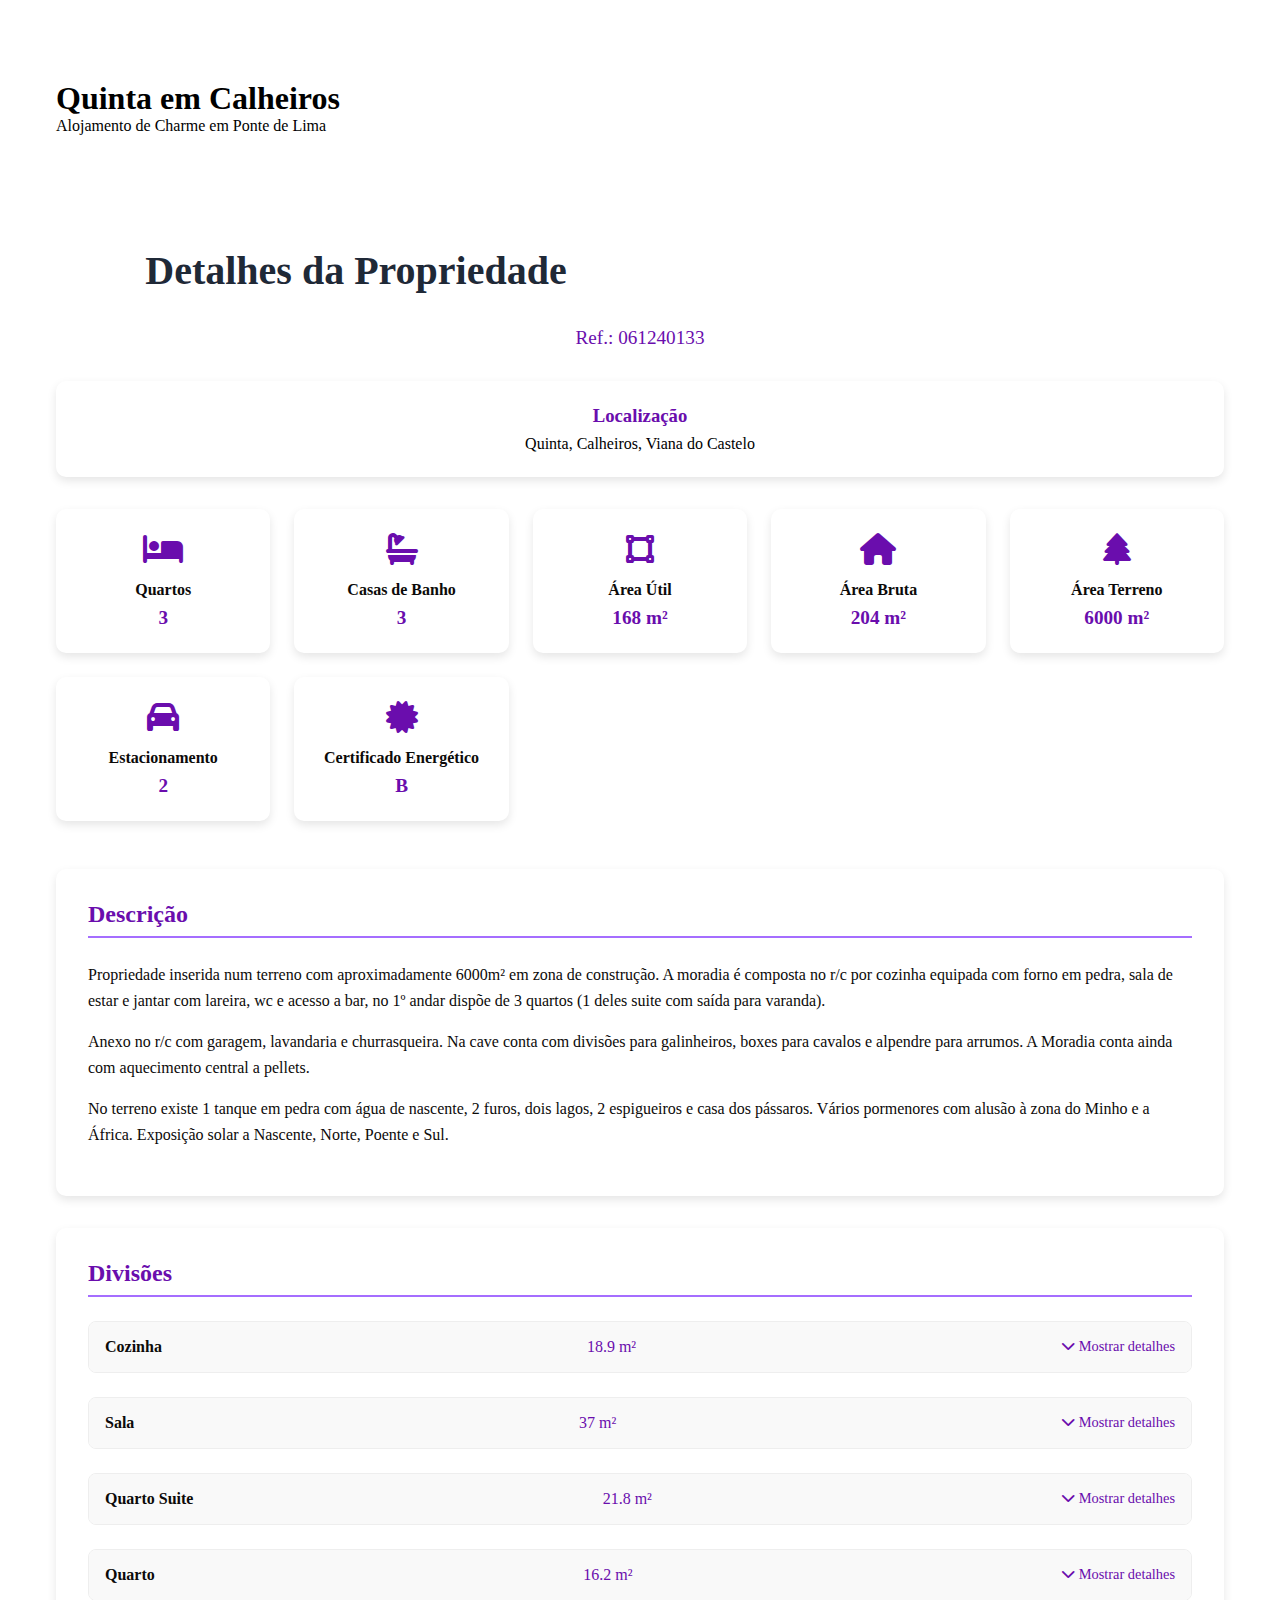
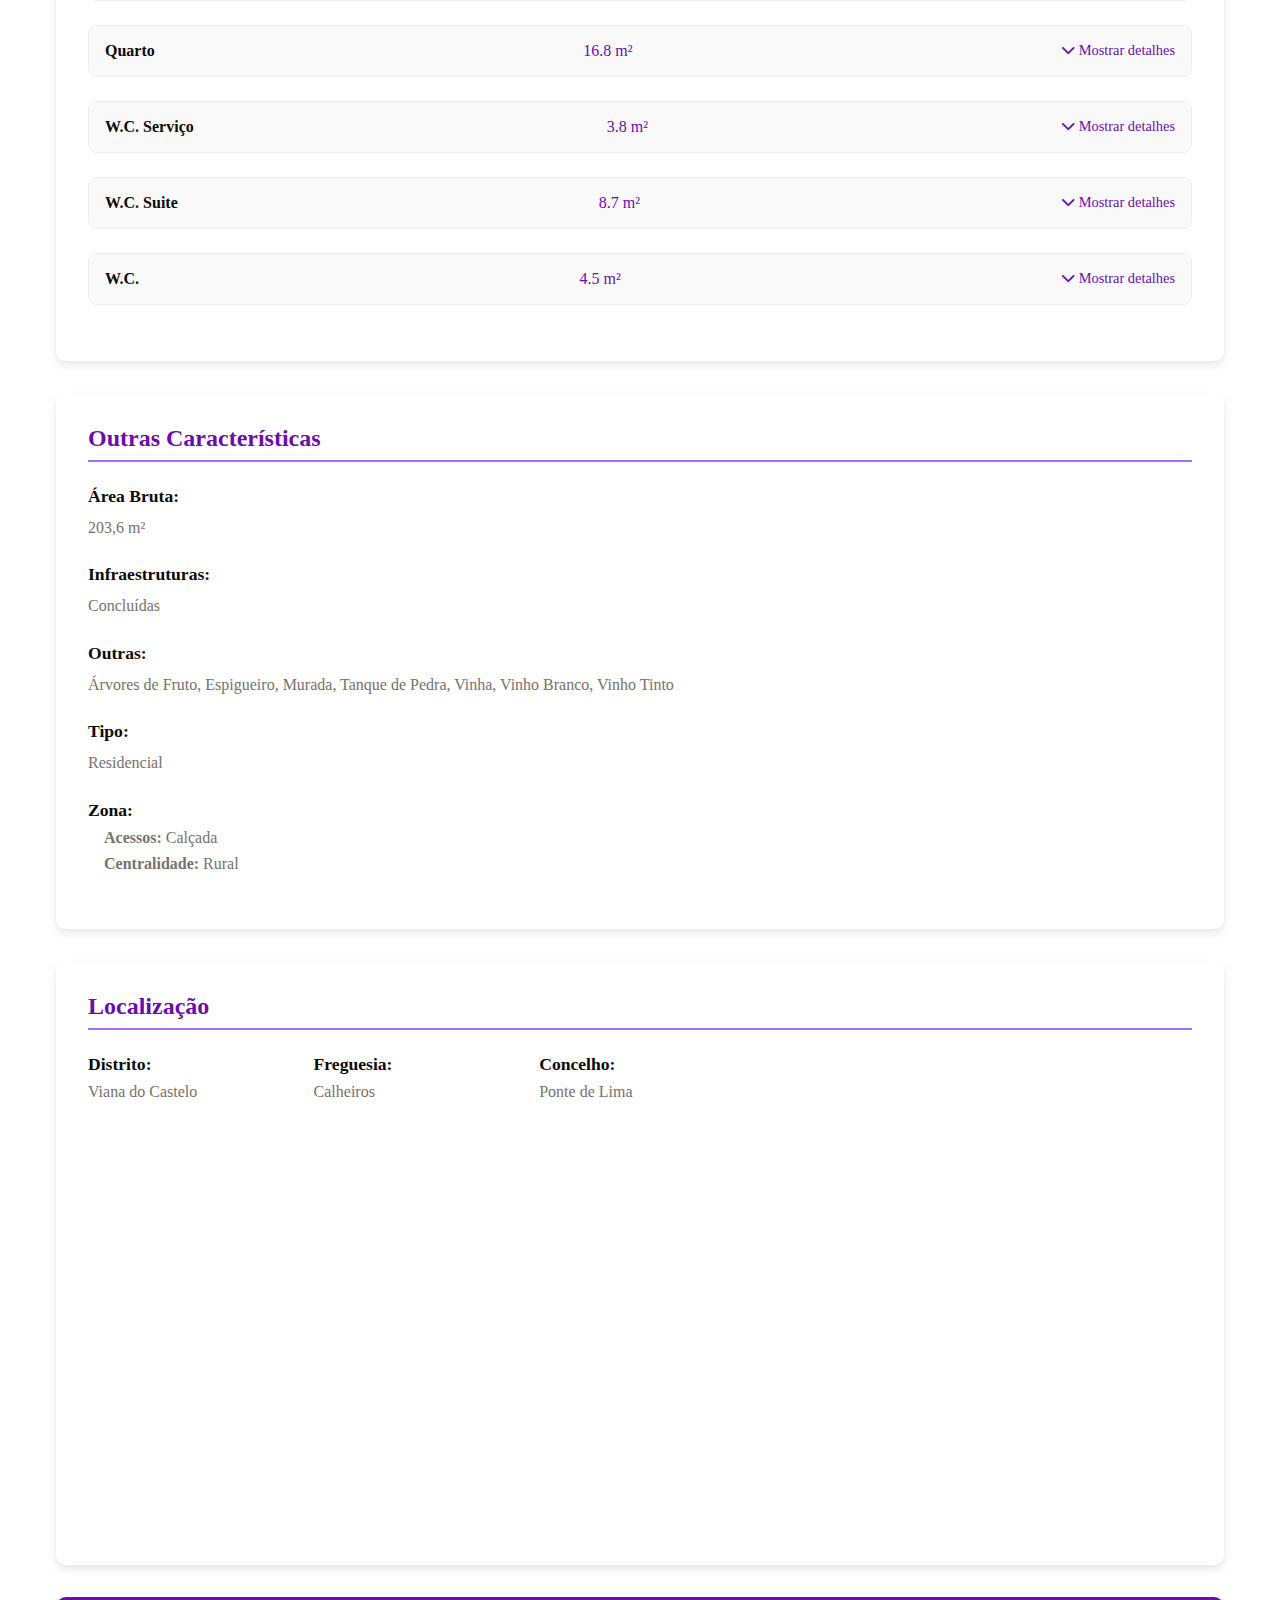
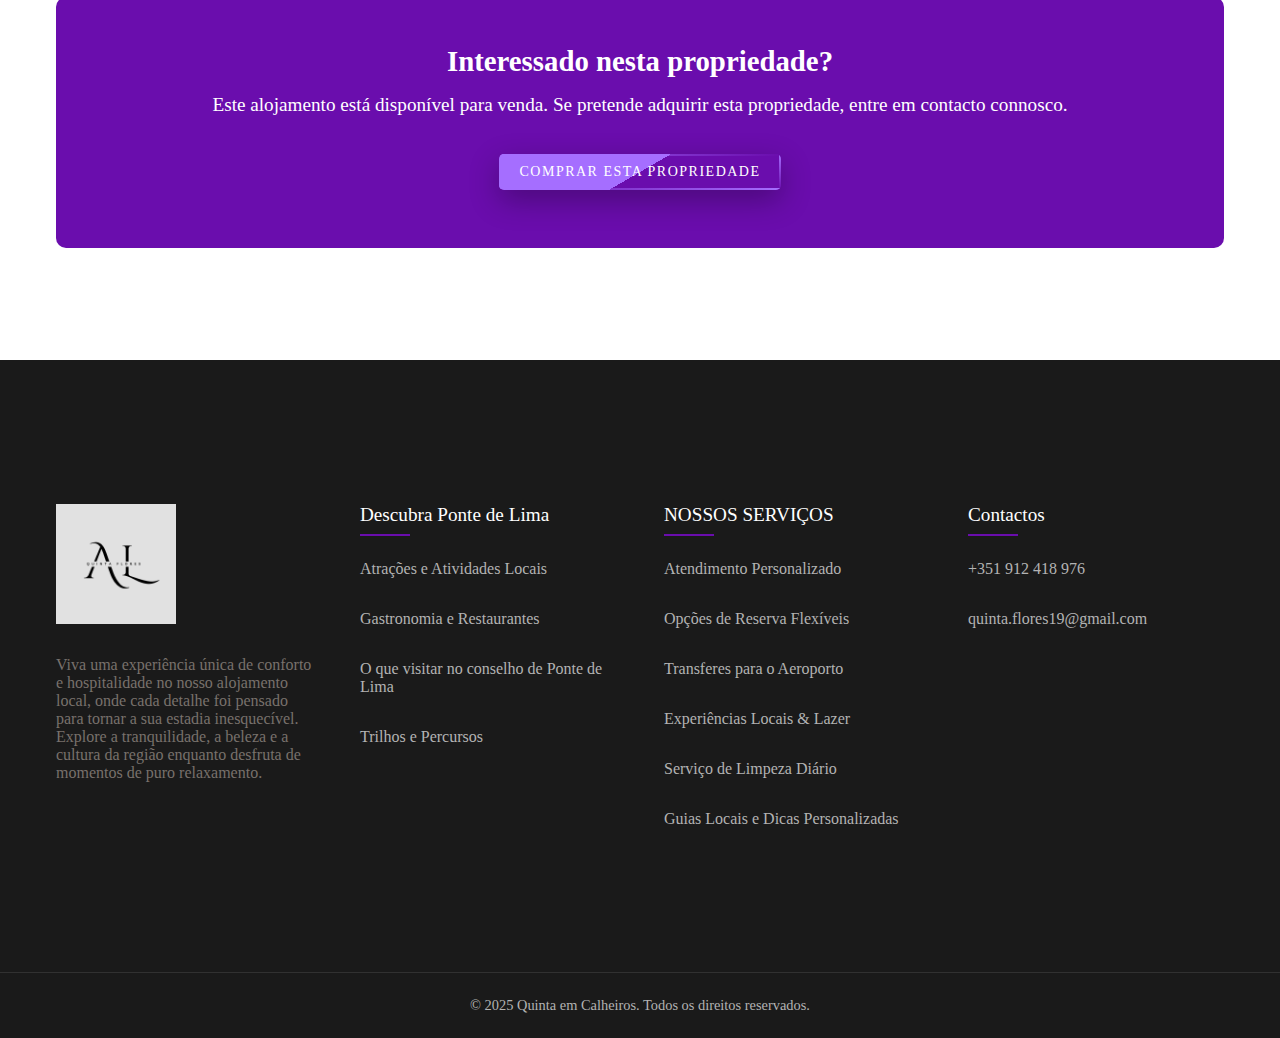
<file: index/lermais.html>
<!DOCTYPE html>
<html lang="pt-PT">
<head>
    <meta charset="UTF-8">
    <meta name="viewport" content="width=device-width, initial-scale=1.0">
    <title>Quinta em Calheiros - Detalhes do Alojamento</title>
    <link rel="stylesheet" href="index.css">
    <link rel="stylesheet" href="https://cdnjs.cloudflare.com/ajax/libs/font-awesome/6.4.0/css/all.min.css">
    <!-- Adicione estas meta tags no head para melhor SEO -->
<meta name="description" content="Quinta em Calheiros - Propriedade rural com 3 quartos, 6000m² de terreno e todas as comodidades modernas em Ponte de Lima, Viana do Castelo">
<meta name="keywords" content="Quinta Flores, Calheiros, Ponte de Lima, Viana do Castelo, turismo rural, alojamento, propriedade rural">
<meta name="author" content="David Macieira">

</head>
<body>
    <header class="site__header">
        <div class="section__container">
            <h1 class="site__title">Quinta em Calheiros</h1>
            <p class="site__subtitle">Alojamento de Charme em Ponte de Lima</p>
        </div>
    </header>

    <!-- Detalhes da Propriedade Section -->
    <section class="section__container property__details">
        <h2 class="section__header">Detalhes da Propriedade</h2>
        <p class="ref">Ref.: 061240133</p>

        <div class="property__info">
            <div class="property__card">
                <h3>Localização</h3>
                <p>Quinta, Calheiros, Viana do Castelo</p>
            </div>

            <!-- Property Features -->
            <div class="features__grid">
                <div class="feature__item">
                    <i class="fas fa-bed"></i>
                    <h4>Quartos</h4>
                    <p>3</p>
                </div>
                <div class="feature__item">
                    <i class="fas fa-bath"></i>
                    <h4>Casas de Banho</h4>
                    <p>3</p>
                </div>
                <div class="feature__item">
                    <i class="fas fa-vector-square"></i>
                    <h4>Área Útil</h4>
                    <p>168 m²</p>
                </div>
                <div class="feature__item">
                    <i class="fas fa-home"></i>
                    <h4>Área Bruta</h4>
                    <p>204 m²</p>
                </div>
                <div class="feature__item">
                    <i class="fas fa-tree"></i>
                    <h4>Área Terreno</h4>
                    <p>6000 m²</p>
                </div>
                <div class="feature__item">
                    <i class="fas fa-car"></i>
                    <h4>Estacionamento</h4>
                    <p>2</p>
                </div>
                <div class="feature__item">
                    <i class="fas fa-certificate"></i>
                    <h4>Certificado Energético</h4>
                    <p>B</p>
                </div>
            </div>
        </div>

        <!-- Descrição -->
        <div class="property__description">
            <h3>Descrição</h3>
            <p>Propriedade inserida num terreno com aproximadamente 6000m² em zona de construção. A moradia é composta no r/c por cozinha equipada com forno em pedra, sala de estar e jantar com lareira, wc e acesso a bar, no 1º andar dispõe de 3 quartos (1 deles suite com saída para varanda).</p>
            <p>Anexo no r/c com garagem, lavandaria e churrasqueira. Na cave conta com divisões para galinheiros, boxes para cavalos e alpendre para arrumos. A Moradia conta ainda com aquecimento central a pellets.</p>
            <p>No terreno existe 1 tanque em pedra com água de nascente, 2 furos, dois lagos, 2 espigueiros e casa dos pássaros. Vários pormenores com alusão à zona do Minho e a África. Exposição solar a Nascente, Norte, Poente e Sul.</p>
        </div>

        <!-- Divisões -->
        <div class="property__rooms">
            <h3>Divisões</h3>
            
            <div class="room__details">
                <div class="room__header">
                    <h4>Cozinha</h4>
                    <p>18.9 m²</p>
                    <span class="toggle-details">
                        <i class="fas fa-chevron-down"></i> Mostrar detalhes
                      </span>
                      
                </div>
                <div class="room__content">
                    <ul>
                        <li><strong>Lavandaria:</strong> Lavandaria na Garagem</li>
                        <li><strong>Equipamento:</strong> Fogão, Frigorífico</li>
                        <li><strong>Móveis:</strong> Móveis Madeira</li>
                        <li><strong>Tampo:</strong> Tampo de Mármore</li>
                        <li><strong>Pavimento:</strong> Mosaico Cer.</li>
                    </ul>
                </div>
            </div>

            <div class="room__details">
                <div class="room__header">
                    <h4>Sala</h4>
                    <p>37 m²</p>
                    <span class="toggle-details">
                        <i class="fas fa-chevron-down"></i> Mostrar detalhes
                      </span>                      
                </div>
                <div class="room__content">
                    <ul>
                        <li><strong>Pavimento:</strong> Soalho Madeira</li>
                        <li><strong>Parede:</strong> Pintadas</li>
                        <li><strong>Aquecimento:</strong> Lareira</li>
                    </ul>
                </div>
            </div>

            <div class="room__details">
                <div class="room__header">
                    <h4>Quarto Suite</h4>
                    <p>21.8 m²</p>
                    <span class="toggle-details">
                        <i class="fas fa-chevron-down"></i> Mostrar detalhes
                      </span>                      
                </div>
                <div class="room__content">
                    <ul>
                        <li><strong>Suite:</strong> Sim</li>
                        <li><strong>Closet:</strong> Sim</li>
                        <li><strong>Pavimento:</strong> Soalho Madeira</li>
                        <li><strong>Parede:</strong> Pintadas</li>
                        <li><strong>Roupeiros:</strong> Roupeiros Embutidos</li>
                    </ul>
                </div>
            </div>

            <div class="room__details">
                <div class="room__header">
                    <h4>Quarto</h4>
                    <p>16.2 m²</p>
                    <span class="toggle-details">
                        <i class="fas fa-chevron-down"></i> Mostrar detalhes
                      </span>  
                </div>
                <div class="room__content">
                    <ul>
                        <li><strong>Pavimento:</strong> Soalho Madeira</li>
                        <li><strong>Parede:</strong> Pintadas</li>
                        <li><strong>Roupeiros:</strong> Roupeiros Embutidos</li>
                    </ul>
                </div>
            </div>
            <div class="room__details">
                <div class="room__header">
                    <h4>Quarto</h4>
                    <p>16.8 m²</p>
                    <span class="toggle-details">
                        <i class="fas fa-chevron-down"></i> Mostrar detalhes
                      </span>                      
                </div>
                <div class="room__content">
                    <ul>
                        <li><strong>Pavimento:</strong> Soalho Madeira</li>
                        <li><strong>Parede:</strong> Pintadas</li>
                        <li><strong>Roupeiros:</strong> Roupeiros Embutidos</li>
                    </ul>
                </div>
            </div>
            <div class="room__details">
                <div class="room__header">
                    <h4>W.C. Serviço</h4>
                    <p>3.8 m²</p>
                    <span class="toggle-details">
                        <i class="fas fa-chevron-down"></i> Mostrar detalhes
                      </span>                      
                </div>
                <div class="room__content">
                    <ul>
                        <li><strong>Tipo:</strong> Serviço</li>
                        <li><strong>Equipamento:</strong> Base de Chuveiro</li>
                    </ul>
                </div>
            </div>

            <div class="room__details">
                <div class="room__header">
                    <h4>W.C. Suite</h4>
                    <p>8.7 m²</p>
                    <span class="toggle-details">
                        <i class="fas fa-chevron-down"></i> Mostrar detalhes
                      </span>                      
                </div>
                <div class="room__content">
                    <ul>
                        <li><strong>Tipo:</strong> Suite</li>
                        <li><strong>Espelho:</strong> Espelho com Iluminação</li>
                        <li><strong>Pavimento:</strong> Mosaico Cer.</li>
                        <li><strong>Parede:</strong> Parede Pintada</li>
                        <li><strong>Equipamento:</strong> Banheira de Hidromassagem</li>
                    </ul>
                </div>
            </div>

            <div class="room__details">
                <div class="room__header">
                    <h4>W.C.</h4>
                    <p>4.5 m²</p>
                    <span class="toggle-details">
                        <i class="fas fa-chevron-down"></i> Mostrar detalhes
                      </span>                      
                </div>
                <div class="room__content">
                    <ul>
                        <li><strong>Espelho:</strong> Espelho com Iluminação</li>
                        <li><strong>Pavimento:</strong> Mosaico Cer.</li>
                        <li><strong>Parede:</strong> Azulejo</li>
                        <li><strong>Móvel:</strong> Móvel de Aglomerado</li>
                        <li><strong>Equipamento:</strong> Banheira de Hidromassagem</li>
                    </ul>
                </div>
            </div>
        </div>

        <!-- Outras Características -->
        <div class="property__extras">
            <h3>Outras Características</h3>
            <div class="extras__content">
                <div class="extras__group">
                    <h4>Área Bruta:</h4>
                    <p>203,6 m²</p>
                </div>
                
                <div class="extras__group">
                    <h4>Infraestruturas:</h4>
                    <p>Concluídas</p>
                </div>
                
                <div class="extras__group">
                    <h4>Outras:</h4>
                    <p>Árvores de Fruto, Espigueiro, Murada, Tanque de Pedra, Vinha, Vinho Branco, Vinho Tinto</p>
                </div>
                
                <div class="extras__group">
                    <h4>Tipo:</h4>
                    <p>Residencial</p>
                </div>
                
                <div class="extras__group">
                    <h4>Zona:</h4>
                    <ul>
                        <li><strong>Acessos:</strong> Calçada</li>
                        <li><strong>Centralidade:</strong> Rural</li>
                    </ul>
                </div>
            </div>
        </div>

        <!-- Localização -->
        
        <div class="property__location">
            <h3>Localização</h3>
            <div class="location__details">
                <div class="location__item">
                    <h4>Distrito:</h4>
                    <p>Viana do Castelo</p>
                </div>
                <div class="location__item">
                    <h4>Freguesia:</h4>
                    <p>Calheiros</p>
                </div>
                <div class="location__item">
                    <h4>Concelho:</h4>
                    <p>Ponte de Lima</p>
                </div>
            </div>
            <div class="location__map">
                <!-- Placeholder for map - Replace with actual Google Maps embed -->
                <iframe src="https://www.google.com/maps/embed?pb=!1m18!1m12!1m3!1d23743.74116446457!2d-8.63429!3d41.79392!2m3!1f0!2f0!3f0!3m2!1i1024!2i768!4f13.1!3m3!1m2!1s0xd25afd6e00a19a3%3A0x500ebbde4911e30!2sCalheiros%2C%20Portugal!5e0!3m2!1sen!2sus!4v1710855458896!5m2!1sen!2sus" width="100%" height="400" style="border:0;" allowfullscreen="" loading="lazy" referrerpolicy="no-referrer-when-downgrade"></iframe>
            </div>
        </div>

        <div class="property__cta">
            <h3>Interessado nesta propriedade?</h3>
            <p>Este alojamento está disponível para venda. Se pretende adquirir esta propriedade, entre em contacto connosco.</p>
            <a href="mailto:quinta.flores19@gmail.com?subject=Manifestação%20de%20interesse%20na%20aquisição%20da%20propriedade%20em%20Calheiros&body=Exmos.%20Senhores%2C%0A%0AO%20meu%20nome%20é%20%5BSeu%20Nome%5D%20e%20venho%20por%20este%20meio%20manifestar%20o%20meu%20interesse%20na%20aquisição%20da%20propriedade%20localizada%20em%20Calheiros.%0A%0AGostaria%20de%20solicitar%20informações%20mais%20detalhadas%20acerca%20do%20imóvel%2C%20nomeadamente%3A%0A-%20Preço%20de%20venda%0A-%20Condições%20de%20negociação%0A-%20Disponibilidade%20para%20visita%0A%0AFico%20ao%20dispor%20para%20eventual%20esclarecimento%20adicional%20e%20aguardo%20o%20vosso%20contacto.%0A%0ACom%20os%20melhores%20cumprimentos%2C%0A%0A%5BSeu%20Nome%5D%0A%5BSeu%20Contacto%20Telefónico%5D" class="animated-button1">
                <span></span>
                <span></span>
                <span></span>
                <span></span>
                Comprar esta propriedade
            </a>
        </div>
        

    </section>

    <!-- Footer Section -->
    <footer class="footer">
        <div class="section__container footer__container">
            <div class="footer__col">
                <a href="#"><img src="../logotipos/logotipo2.png" alt="Logo" class="logo" /></a>
                          <p class="section__description">
            Viva uma experiência única de conforto e hospitalidade no nosso alojamento local, onde cada detalhe foi pensado para tornar a sua estadia inesquecível. Explore a tranquilidade, a beleza e a cultura da região enquanto desfruta de momentos de puro relaxamento.
          </p>
            </div>
            <div class="footer__col">
                <h4>Descubra Ponte de Lima</h4>
                <ul class="footer__links">
                    <li><a href="../rodape/atracoes.html">Atrações e Atividades Locais</a></li>
                    <li><a href="../rodape/gastronomia.html">Gastronomia e Restaurantes</a></li>
                    <li><a href="../rodape/visitar.html">O que visitar no conselho de Ponte de Lima</a></li>
                    <li><a href="../rodape/trilhos.html">Trilhos e Percursos</a></li> 
                </ul>
            </div>
            <div class="footer__col">
                <h4>NOSSOS SERVIÇOS</h4>
                <ul class="footer__links">
                  <li><a href="#">Atendimento Personalizado</a></li>
                  <li><a href="#">Opções de Reserva Flexíveis</a></li>
                  <li><a href="#">Transferes para o Aeroporto</a></li>
                  <li><a href="#">Experiências Locais & Lazer</a></li>
                  <li><a href="#">Serviço de Limpeza Diário</a></li>
                  <li><a href="#">Guias Locais e Dicas Personalizadas</a></li>
                </ul>          
              </div>
            <div class="footer__col">
                <h4>Contactos</h4>
                <ul class="footer__links">
                    <li><a href="tel:+351123456789">+351 912 418 976</a></li>
                    <li><a href="mailto:quinta.flores19@gmail.com?subject=Olá&body=Gostaria de mais informações">quinta.flores19@gmail.com</a></li>
                </ul>
            </div>
        </div>
        <div class="footer__bar">
            © 2025 Quinta em Calheiros. Todos os direitos reservados.
        </div>
    </footer>

    <script>
        // Script para o botão de menu mobile
        const menuBtn = document.querySelector(".nav__menu__btn");
        const navLinks = document.querySelector(".nav__links");

        menuBtn.addEventListener("click", () => {
            navLinks.classList.toggle("open");
        });

        // Script para o toggle de detalhes das divisões
        const toggleButtons = document.querySelectorAll('.toggle-details');
        
        toggleButtons.forEach(button => {
            button.addEventListener('click', () => {
                const content = button.parentElement.nextElementSibling;
                content.classList.toggle('show');
                
                if (content.classList.contains('show')) {
                    button.textContent = 'Ocultar detalhes';
                } else {
                    button.textContent = 'Mostrar detalhes';
                }
            });
        });

        // Script para o seletor de idiomas
        const flagIcons = document.querySelectorAll('.flag-icon');
        
        flagIcons.forEach(flag => {
            flag.addEventListener('click', () => {
                // Remove active class from all flags
                flagIcons.forEach(f => f.classList.remove('active'));
                // Add active class to clicked flag
                flag.classList.add('active');
                // Here you would add code to change the language
                const lang = flag.getAttribute('data-lang');
                console.log(`Language changed to: ${lang}`);
                // Implement language change functionality
            });
        });
    </script>
</body>
</html>
</file>
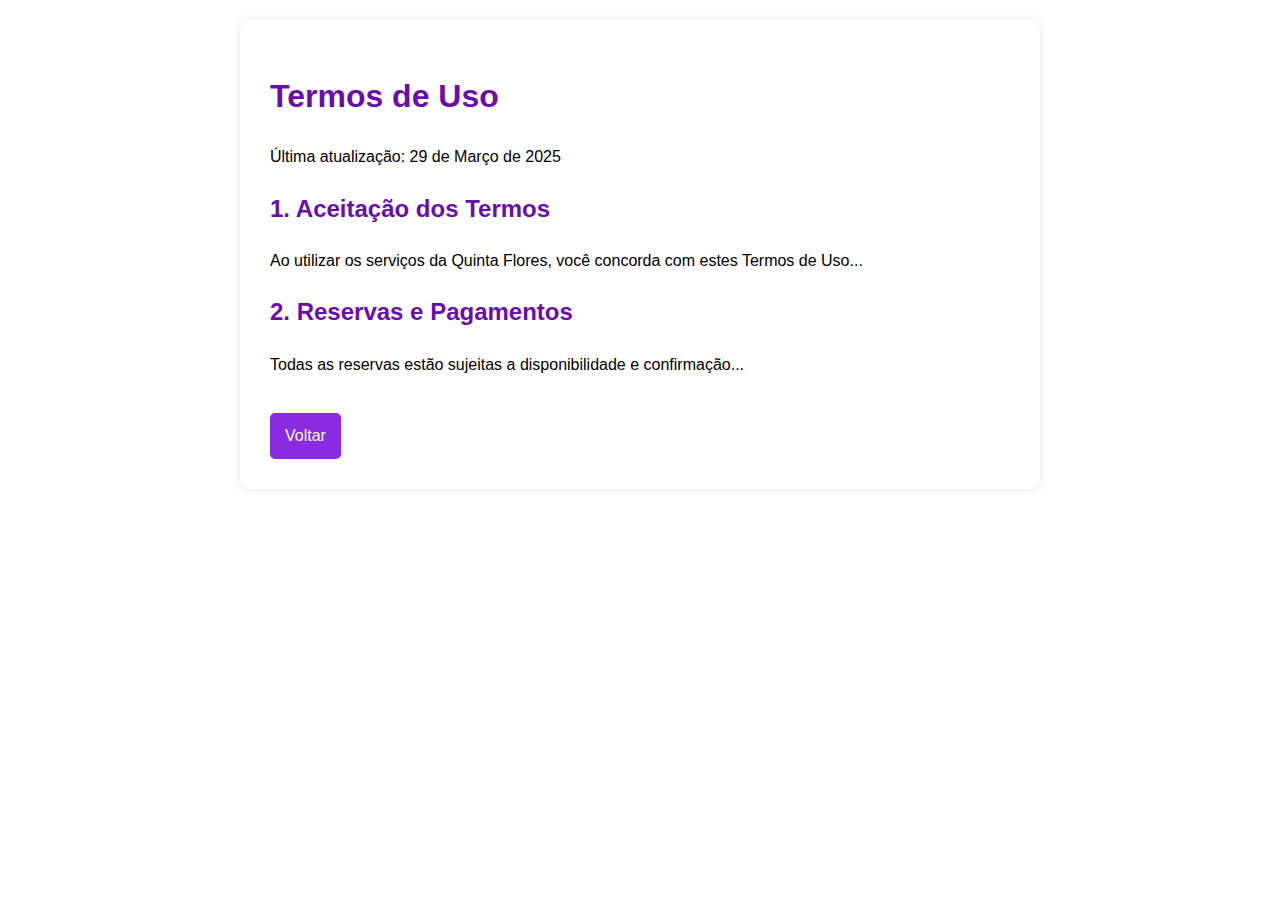
<file: login/termos.html>
<!DOCTYPE html>
<html lang="pt">
<head>
    <meta charset="UTF-8">
    <meta name="viewport" content="width=device-width, initial-scale=1.0">
    <title>Termos de Uso - Quinta Flores</title>
    <style>
        body { font-family: 'Poppins', sans-serif; line-height: 1.6; max-width: 800px; margin: 0 auto; padding: 20px; }
        h1, h2 { color: #6A0DAD; }
        .container { background: #fff; padding: 30px; border-radius: 10px; box-shadow: 0 0 10px rgba(0,0,0,0.1); }
        .back-btn { display: inline-block; margin-top: 20px; padding: 10px 15px; background: #8A2BE2; color: white; text-decoration: none; border-radius: 5px; }
    </style>
</head>
<body>
    <div class="container">
        <h1>Termos de Uso</h1>
        <p>Última atualização: 29 de Março de 2025</p>
        
        <h2>1. Aceitação dos Termos</h2>
        <p>Ao utilizar os serviços da Quinta Flores, você concorda com estes Termos de Uso...</p>
        
        <h2>2. Reservas e Pagamentos</h2>
        <p>Todas as reservas estão sujeitas a disponibilidade e confirmação...</p>
        
        <!-- Adicione mais seções conforme necessário -->
        
        <a href="login.html" class="back-btn">Voltar</a>
    </div>
</body>
</html>
</file>
<file: index/index.css>
@import url("https://fonts.googleapis.com/css2?family=Poppins:wght@400;500;600;700&display=swap");
 
:root {
  --primary-color: #6A0DAD;
  --primary-color-dark: #A56EFF;
  --text-dark: #0c0a09;
  --text-light: #78716c;
  --white: #ffffff;
  --max-width: 1200px;
  --font-family: "Garamond";
}
* {
  padding: 0;
  margin: 0;
  box-sizing: border-box;
}
.botao{
  text-align: center;
  margin-top: 50vb;
}
@keyframes anima {
  0%{
    transform: scale(1);
  }
  100%{
    transform:scale(1.05);
  }
}
button:hover{
  animation-name:anima;
  animation-duration:0.5s;
  animation-timing-function: ease-in-out;
  animation-iteration-count: infinite;
  animation-direction: alternate;
}
.section__container {
  max-width: var(--max-width);
  margin: auto;
  padding: 5rem 1rem;
}
.section__subheader {
  margin-bottom: 0.5rem;
  position: relative;
  font-weight: 500;
  letter-spacing: 2px;
  color: var(--text-dark);
}
 
.section__subheader::after {
  position: absolute;
  content: "";
  top: 50%;
  transform: translate(1rem, -50%);
  height: 2px;
  width: 4rem;
  background-color: var(--primary-color);
}
 
.section__header {
  max-width: 600px;
  margin-bottom: 1rem;
  font-size: 2.5rem;
  font-weight: 600;
  line-height: 3rem;
  color: var(--text-dark);
}
.nav__links a {
  position: relative; /* Para posicionar o pseudo-elemento */
  font-size: 1.2rem;
  color: #ffffff; /* Cor padrão do texto */
  padding-bottom: 8px; /* Distância entre o texto e a linha */
  transition: 0.3s; /* Efeito suave */
}
 
.nav__links a::after {
  content: ""; /* Necessário para o pseudo-elemento */
  position: absolute;
  bottom: 0;
  left: 0;
  height: 2px; /* Espessura da linha */
  width: 0; /* A linha começa invisível */
  background-color: #fde910; /* Cor roxa */
  transition: width 0.3s ease; /* Transição suave do tamanho da linha */
}
 
.nav__links a:hover {
  color: #fde910; /* Cor do texto ao passar o mouse nos nomes da navbar */
}
 
 
 
.section__description {
  max-width: 600px;
  margin-bottom: 1rem;
  color: var(--text-light);
}
 
.btn {
  padding: 0.75rem 1.5rem;
  outline: none;
  border: none;
  font-size: 1rem;
  font-weight: 500;
  color: var(--white);
  background-color: var(--primary-color);
  border-radius: 5px;
  cursor: pointer;
  transition: 0.3s;
}
 
.btn:hover {
  background-color: var(--primary-color-dark);
}
 
img {
  width: 100%;
  display: flex;
}
 
a {
  text-decoration: none;
}
 
.logo {
  max-width: 120px;
}
 
 
body {
  scroll-behavior: smooth;
}
 
body {
  font-family: 'Garamond';
}
 
.header {
  background-image: url("../assets/imagemprincipal.jpg");
  background-position: center center;
  background-size: cover;  
  background-repeat: no-repeat;
}
 
 
nav {
  position: fixed;
  isolation: isolate;
  top: 0;
  width: 100%;
  max-width: var(--max-width);
  margin: auto;
  z-index: 9;
}
 
.nav__bar {
  padding: 0rem;
  display: flex;
  align-items: center;
  justify-content: space-between;
  gap: 2rem;
  background-color: #A56EFF;
}
 
.nav__menu__btn {
  font-size:1.5rem;
  color:#ffffff;
  cursor: pointer;
  display: block;
}
 
.nav__links {
  list-style: none;
  position: absolute;
  width: 100%;
  padding: 2rem;
  display: flex;
  align-items: center;
  flex-direction: column;
  gap: 2rem;
  background-color: #A56EFF;
  transform: translateY(-100%);
  transition: transform 0.5s ease-in-out;
  z-index: -1;
}
 
.nav__links.open {
  transform: translateY(0);
}
 
.nav__links a {
  position: relative;
  isolation: isolate;
  padding-bottom: 8px;
  color: #ffffff;
  font-size:1.2rem;
  transition: 0.3s;
}
 
.nav__btn {
  display: none;
}
 
.header__container {
  padding-block: 10rem 15rem;
}
 
.header__container p {
  margin-bottom: 1rem;
  font-size: 2rem;
  color: white; /* Altere de black para white */
  text-align: center;
  opacity: 0.6;
}
 
.header__container h1 {
  font-size: 4rem;
  font-weight: 500;
  line-height: 4.5rem;
  color: #ffffff;
  text-align: center;
}
 
.header__container h1 span {
  color: #fde910;
}
 
.booking__container {
  padding-block: 0;
}
 
.booking__form {
  padding: 2rem;
  display: flex;
  gap: 1rem;
  align-items: center;
  justify-content: center;
  flex-wrap: wrap;
  background-color: var(--white);
  border-radius: 10px;
  transform: translateY(-50%);
  box-shadow: 5px 5px 20px rgba(0, 0, 0, 0.1);
}
 
.input__group {
  flex: 1 1 220px;
  display: flex;
  align-items: center;
  justify-content: center;
  gap: 1rem;
}
 
.input__group span {
  font-size: 1.75rem;
  color: var(--primary-color);
}
 
.input__group label {
  font-weight: 500;
  color: var(--text-dark);
}
 
.input__group input {
  display: block;
  width: 100%;
  max-width: 150px;
  padding-block: 5px;
  color: var(--text-dark);
  font-size: 0.9rem;
  outline: none;
  border: none;
}
 
.input__group input::placeholder {
  color: var(--text-light);
}
 
.about__container {
  overflow: hidden;
  display: grid;
  gap: 2rem;
}
 
.about__image img {
  max-width: 450px;
  margin: auto;
  border-radius: 5px;
}
 
.room__grid {
  margin-top: 4rem;
  display: grid;
  gap: 1rem;
}
 
.room__card {
  overflow: hidden;
  border-radius: 10px;
  box-shadow: 5px 5px 10px rgba(0, 0, 0, 0.1);
}
 
.room__card__image {
  position: relative;
  isolation: isolate;
}
 
.room__card__icons {
  position: absolute;
  right: 1rem;
  bottom: 1rem;
  width: 100%;
  display: flex;
  align-items: center;
  justify-content: flex-end;
  flex-wrap: wrap;
  gap: 1rem;
  z-index: 1;
}
 
.room__card__icons span {
  display: inline-block;
  padding: 2px 8px;
  font-size: 1.5rem;
  background-color: var(--white);
  border-radius: 100%;
  box-shadow: 5px 5px 10px rgba(0, 0, 0, 0.2);
  cursor: pointer;
}
 
 
.room__card h4 {
  margin-bottom: 0.5rem;
  font-size: 1.2rem;
  font-weight: 500;
  color: var(--text-dark);
}
 
.room__card p {
  margin-bottom: 0.5rem;
  color: var(--text-light);
}
 
.room__card h5 {
  margin-bottom: 1rem;
  font-size: 1rem;
  font-weight: 500;
  color: var(--text-light);
}
 
.room__card h5 span {
  font-size: 1.1rem;
  color: var(--text-dark);
}
 
/*comodidades */
.comodidades {
  padding: 4rem 2rem;
  background: linear-gradient(135deg, #f3f4f6, #e5e7eb);
}

.comodidades__container {
  max-width: 1200px;
  margin: 0 auto;
  text-align: center;
}

.section__subheader {
  color: #4b5563;
  font-size: 1.2rem;
  margin-bottom: 0.5rem;
}

.section__header {
  color: #1f2937;
  font-size: 2.5rem;
  font-weight: bold;
  margin-bottom: 2rem;
}

.comodidades__list {
  display: grid;
  grid-template-columns: repeat(auto-fit, minmax(250px, 1fr));
  gap: 2rem;
  padding: 0;
  list-style: none;
}

.comodidades__list li {
  background: white;
  box-shadow: 0 4px 8px rgba(0, 0, 0, 0.1);
  border-radius: 1rem;
  padding: 2rem;
  text-align: center;
  transition: transform 0.3s;
}

.comodidades__list li:hover {
  transform: translateY(-5px);
}

.comodidades__list i {
  display: block;
  font-size: 2.5rem;
  color: purple;
  margin-bottom: 1rem;
}

.comodidades__list span {
  font-size: 1.1rem;
  color: #374151;
}






 
.banner__content {
  padding: 2rem;
  display: flex;
  gap: 2rem;
  align-items: center;
  justify-content: space-evenly;
  flex-wrap: wrap;
  border-radius: 10px;
  box-shadow: 5px 5px 20px rgba(0, 0, 0, 0.1);
}
 
.banner__card {
  text-align: center;
  flex: 1 1 180px;
}
 
.banner__card h4 {
  font-size: 2rem;
  font-weight: 600;
  color: var(--text-dark);
}
 
.banner__card p {
  color: var(--text-light);
}
.footer {
  background-color: var(--text-dark);
}
 
.footer__container {
  display: grid;
  gap: 4rem 2rem;
}
 
.footer__col .section__description {
  margin-block: 2rem;
}
 
.footer__col h4 {
  margin-bottom: 2rem;
  font-size: 1.2rem;
  font-weight: 500;
  color: var(--white);
}
 
.footer__links {
  list-style: none;
  display: grid;
  gap: 1rem;
}
 
.footer__links a {
  color: var(--text-light);
  transition: 0.3s;
}
 
.footer__links a:hover {
  color: var(--white);
}
 
.footer__socials {
  margin-top: 2rem;
  display: flex;
  align-items: center;
  gap: 1rem;
  flex-wrap: wrap;
}
 
.footer__socials img {
  max-width: 25px;
  opacity: 0.8;
  transition: 0.3s;
}
 
.footer__socials img:hover {
  opacity: 1;
}
 
.footer__bar {
  padding: 1rem;
  font-size: 0.9rem;
  color: var(--text-light);
  text-align: center;
}
 
@media (width > 576px) {
  .room__grid {
    grid-template-columns: repeat(2, 1fr);
  }
 
  .footer__container {
    grid-template-columns: repeat(2, 1fr);
  }
}
 
@media (width > 768px) {
  nav {
    padding: 2rem 1rem;
    position: static;
    display: flex;
    align-items: center;
    justify-content: space-between;
  }
 
  .nav__bar {
    padding: 0;
    background-color: transparent;
  }
 
  .nav__menu__btn {
    display: none;
  }
 
  .nav__links {
    padding: 0;
    width: unset;
    position: static;
    transform: none;
    flex-direction: row;
    background-color: transparent;
  }
 
  .nav__btn {
    display: block;
  }
 
  .nav__links a::after {
    position: absolute;
    content: "";
    left: 0;
    bottom: 0;
    height: 2px;
    width: 0;
    background-color: var(--primary-color);
    transition: 0.3s;
    transform-origin: left;
  }
 
  .nav__links a:hover::after {
    width: 100%;
  }
 
  .about__container {
    grid-template-columns: repeat(2, 1fr);
    align-items: center;
  }
 
  .room__grid {
    grid-template-columns: repeat(3, 1fr);
  }
 
  .service__content {
    grid-column: 2/3;
  }
 
  .footer__container {
    grid-template-columns: repeat(4, 1fr);
  }
}
 
@media (width > 1024px) {
  .room__grid {
    gap: 2rem;
  }
}
 
 

 
/* Lightbox e navegação */
#lightbox {
  display: none;
  position: fixed;
  top: 0;
  left: 0;
  width: 100%;
  height: 100%;
  background-color: rgba(0, 0, 0, 0.8);
  justify-content: center;
  align-items: center;
  z-index: 1000;
  transition: transform 0.3s ease;
}
 
#lightbox.active {
  display: flex;
}
 
#lightbox .close {
  position: absolute;
  top: 20px;
  right: 40px;
  font-size: 40px;
  color: white;
  cursor: pointer;
  transition: color 0.3s ease;
}
 
#lightbox .close:hover {
  color: #ccc;
}
 
.lightbox__content {
  max-width: 80%;
  max-height: 80%;
  border-radius: 12px;
  transition: transform 0.3s ease;
  animation: zoomIn 0.3s ease;
}
 
/* Efeito de zoom */
@keyframes zoomIn {
  from {
    transform: scale(0.8);
    opacity: 0;
  }
  to {
    transform: scale(1);
    opacity: 1;
  }
}
 
/* Efeito de desfoque no fundo */
.blur-background {
  filter: blur(8px);
  pointer-events: none;
}
 
/* Setas de navegação */
.nav {
  position: absolute;
  top: 50%;
  font-size: 60px;
  color: white;
  cursor: pointer;
  padding: 0 20px;
  transform: translateY(-50%);
  user-select: none;
}
 
.nav.prev {
  left: 30px;
}
 
.nav.next {
  right: 30px;
}
 
.nav:hover {
  color: #ccc;
}
 
 
.service__list img {
  width: 24px; /* ajuste o tamanho conforme necessário */
  height: 24px;
  margin-right: 10px; /* para espaço entre ícone e texto */
}

  
.animated-button1 {
  background: linear-gradient(-30deg, var(--primary-color) 50%, var(--primary-color-dark) 50%);
  padding: 10px 20px;
  margin: 6px;
  display: inline-block;
  transform: translate(0%, 0%);
  overflow: hidden;
  color: var(--white);
  font-size: 14px;
  letter-spacing: 1.5px;
  text-align: center;
  text-transform: uppercase;
  text-decoration: none;
  box-shadow: 0 10px 30px rgba(0, 0, 0, 0.3);
  border-radius: 5px;
  transition: all 0.3s ease;
}

.animated-button1::before {
  content: '';
  position: absolute;
  top: 0px;
  left: 0px;
  width: 100%;
  height: 100%;
  background-color: rgba(255, 255, 255, 0.2); /* Cor de fundo do efeito hover */
  opacity: 0;
  transition: .2s opacity ease-in-out;
}

.animated-button1:hover::before {
  opacity: 0.2;
}

.animated-button1 span {
  position: absolute;
}

.animated-button1 span:nth-child(1) {
  top: 0px;
  left: 0px;
  width: 100%;
  height: 2px;
  background: linear-gradient(to left, rgba(106, 13, 173, 0), var(--primary-color-dark));
  animation: 2s animateTop linear infinite;
}

@keyframes animateTop {
  0% {
    transform: translateX(100%);
  }
  100% {
    transform: translateX(-100%);
  }
}
.animated-button1 span:nth-child(2) {
  top: 0px;
  right: 0px;
  height: 100%;
  width: 2px;
  background: linear-gradient(to top, rgba(106, 13, 173, 0), var(--primary-color-dark));
  animation: 2s animateRight linear -1s infinite;
}

@keyframes animateRight {
  0% {
    transform: translateY(100%);
  }
  100% {
    transform: translateY(-100%);
  }
}

.animated-button1 span:nth-child(3) {
  bottom: 0px;
  left: 0px;
  width: 100%;
  height: 2px;
  background: linear-gradient(to right, rgba(106, 13, 173, 0), var(--primary-color-dark));
  animation: 2s animateBottom linear infinite;
}

@keyframes animateBottom {
  0% {
    transform: translateX(-100%);
  }
  100% {
    transform: translateX(100%);
  }
}

.animated-button1 span:nth-child(4) {
  top: 0px;
  left: 0px;
  height: 100%;
  width: 2px;
  background: linear-gradient(to bottom, rgba(106, 13, 173, 0), var(--primary-color-dark));
  animation: 2s animateLeft linear -1s infinite;
}

@keyframes animateLeft {
  0% {
    transform: translateY(-100%);
  }
  100% {
    transform: translateY(100%);
  }
}



  /*lermais.css*/
  /* Additional CSS for lermais.html - Add this to your existing styles.css */

/* Property Details Styles */
.property__details {
  padding-top: 2rem;
}

.property__details .section__header {
  margin-bottom: 2rem;
  text-align: center;
}

.ref {
  text-align: center;
  font-size: 1.2rem;
  margin-bottom: 2rem;
  color: var(--primary-color);
  font-weight: 500;
}

.property__info {
  margin-bottom: 3rem;
}

.property__card {
  background-color: var(--white);
  padding: 1.5rem;
  border-radius: 10px;
  text-align: center;
  margin-bottom: 2rem;
  box-shadow: 0 4px 10px rgba(0, 0, 0, 0.1);
}

.property__card h3 {
  margin-bottom: 0.5rem;
  color: var(--primary-color);
}

.features__grid {
  display: grid;
  grid-template-columns: repeat(auto-fill, minmax(200px, 1fr));
  gap: 1.5rem;
  margin-top: 2rem;
}

.feature__item {
  background-color: var(--white);
  padding: 1.5rem;
  border-radius: 10px;
  text-align: center;
  box-shadow: 0 4px 10px rgba(0, 0, 0, 0.1);
  transition: transform 0.3s;
}

.feature__item:hover {
  transform: translateY(-5px);
}

.feature__item i {
  font-size: 2rem;
  color: var(--primary-color);
  margin-bottom: 1rem;
}

.feature__item h4 {
  font-size: 1rem;
  margin-bottom: 0.5rem;
  color: var(--text-dark);
}

.feature__item p {
  font-size: 1.2rem;
  font-weight: 600;
  color: var(--primary-color);
}

/* Description */
.property__description,
.property__rooms,
.property__extras,
.property__location {
  background-color: var(--white);
  padding: 2rem;
  border-radius: 10px;
  margin-bottom: 2rem;
  box-shadow: 0 4px 10px rgba(0, 0, 0, 0.1);
}

.property__description h3,
.property__rooms h3,
.property__extras h3,
.property__location h3 {
  color: var(--primary-color);
  margin-bottom: 1.5rem;
  font-size: 1.5rem;
  border-bottom: 2px solid var(--primary-color-dark);
  padding-bottom: 0.5rem;
}

.property__description p {
  margin-bottom: 1rem;
  line-height: 1.6;
  color: var(--text-dark);
}

/* Rooms */
.room__details {
  margin-bottom: 1.5rem;
  border: 1px solid #eee;
  border-radius: 8px;
  overflow: hidden;
}

.room__header {
  display: flex;
  justify-content: space-between;
  align-items: center;
  padding: 1rem;
  background-color: #f9f9f9;
  cursor: pointer;
}

.room__header h4 {
  color: var(--text-dark);
  font-weight: 600;
  margin: 0;
}

.room__header p {
  color: var(--primary-color);
  font-weight: 500;
  margin: 0;
}

.toggle-details {
  color: var(--primary-color);
  font-size: 0.9rem;
  cursor: pointer;
}

.room__content {
  padding: 0;
  max-height: 0;
  overflow: hidden;
  transition: max-height 0.3s ease;
}

.room__content.show {
  padding: 1rem;
  max-height: 500px;
}

.room__content ul {
  list-style: none;
  padding-left: 1rem;
}

.room__content ul li {
  margin-bottom: 0.5rem;
  color: var(--text-light);
}

.room__content ul li strong {
  color: var(--text-dark);
}

/* Extras */
.extras__group {
  margin-bottom: 1.5rem;
}

.extras__group h4 {
  font-size: 1.1rem;
  color: var(--text-dark);
  margin-bottom: 0.5rem;
}

.extras__group p {
  color: var(--text-light);
  line-height: 1.6;
}

.extras__group ul {
  list-style: none;
  padding-left: 1rem;
}

.extras__group ul li {
  margin-bottom: 0.5rem;
  color: var(--text-light);
}

/* Location */
.location__details {
  display: grid;
  grid-template-columns: repeat(auto-fill, minmax(200px, 1fr));
  gap: 1.5rem;
  margin-bottom: 2rem;
}

.location__item h4 {
  font-size: 1.1rem;
  color: var(--text-dark);
  margin-bottom: 0.5rem;
}

.location__item p {
  color: var(--text-light);
}

.location__map {
  width: 100%;
  height: 400px;
  border-radius: 8px;
  overflow: hidden;
}

/* CTA */
.property__cta {
  background-color: var(--primary-color);
  padding: 3rem 2rem;
  border-radius: 10px;
  text-align: center;
  margin-bottom: 2rem;
  color: var(--white);
}

.property__cta h3 {
  font-size: 1.8rem;
  margin-bottom: 1rem;
}

.property__cta p {
  margin-bottom: 2rem;
  font-size: 1.2rem;
}

/* Responsive adjustments */
@media (max-width: 768px) {
  .room__header {
    flex-direction: column;
    align-items: flex-start;
  }
  
  .room__header p {
    margin-top: 0.5rem;
  }
  
  .toggle-details {
    margin-top: 0.5rem;
    align-self: flex-end;
  }
  
  .features__grid {
    grid-template-columns: repeat(2, 1fr);
  }
  
  .location__details {
    grid-template-columns: 1fr;
  }
}

@media (max-width: 576px) {
  .features__grid {
    grid-template-columns: 1fr;
  }
}


/* CSS para os cartões de atrações */
.room__card {
  border-radius: 12px;
  overflow: hidden;
  transition: transform 0.3s, box-shadow 0.3s;
  box-shadow: 0 5px 15px rgba(0, 0, 0, 0.1);
}

.room__card:hover {
  transform: translateY(-10px);
  box-shadow: 0 10px 25px rgba(0, 0, 0, 0.2);
}


/* Novos estilos para a página de atrações */
.header-overlay {
  position: absolute;
  top: 0;
  left: 0;
  width: 100%;
  height: 100%;
  background: rgba(0, 0, 0, 0.4);
}

.header__container {
  position: relative;
  z-index: 2;
  text-align: center;
  padding: 8rem 1rem;
  color: white;
}

.header__container h1 {
  font-size: 3.5rem;
  margin-bottom: 1rem;
  font-weight: 600;
}

.header__container span {
  color: #fde910;
}

.header-subtitle {
  font-size: 1.2rem;
  margin-bottom: 1rem;
  opacity: 0.9;
}

.btn-explorar {
  display: inline-block;
  padding: 12px 30px;
  background: var(--primary-color);
  color: white;
  border-radius: 50px;
  font-weight: 500;
  transition: all 0.3s;
  margin-top: 1rem;
}

.btn-explorar:hover {
  background: var(--primary-color-dark);
  transform: translateY(-3px);
  box-shadow: 0 10px 20px rgba(0,0,0,0.1);
}

/* Seção Destaque */
.destaque-section {
  background: #f9f7ff;
  padding: 2rem 0;
}

.destaque-content {
  max-width: 800px;
  margin: 0 auto;
  text-align: center;
  font-size: 1.1rem;
  line-height: 1.6;
  color: var(--text-dark);
}

/* Atrações Grid */
.atracao-card {
  background: white;
  border-radius: 12px;
  overflow: hidden;
  box-shadow: 0 5px 15px rgba(0,0,0,0.08);
  transition: all 0.3s ease;
  margin-bottom: 2rem;
}

.atracao-card:hover {
  transform: translateY(-10px);
  box-shadow: 0 15px 30px rgba(0,0,0,0.15);
}

.atracao-imagem {
  position: relative;
  height: 250px;
  overflow: hidden;
}

.atracao-imagem img {
  width: 100%;
  height: 100%;
  object-fit: cover;
  transition: transform 0.5s;
}

.atracao-card:hover .atracao-imagem img {
  transform: scale(1.05);
}

.atracao-badge {
  position: absolute;
  top: 15px;
  right: 15px;
  background: var(--primary-color);
  color: white;
  padding: 5px 10px;
  border-radius: 20px;
  font-size: 0.8rem;
  font-weight: 500;
}

.atracao-content {
  padding: 1.5rem;
}

.atracao-content h3 {
  font-size: 1.4rem;
  margin-bottom: 0.5rem;
  color: var(--text-dark);
}

.atracao-content p {
  color: var(--text-light);
  margin-bottom: 1rem;
  line-height: 1.5;
}

.atracao-meta {
  display: flex;
  justify-content: space-between;
  margin-bottom: 1rem;
  font-size: 0.9rem;
  color: var(--text-light);
}

.atracao-meta i {
  margin-right: 5px;
  color: var(--primary-color);
}

.btn-saiba-mais {
  display: inline-flex;
  align-items: center;
  color: var(--primary-color);
  font-weight: 500;
  transition: all 0.3s;
}

.btn-saiba-mais i {
  margin-left: 5px;
  transition: transform 0.3s;
}

.btn-saiba-mais:hover {
  color: var(--primary-color-dark);
}

.btn-saiba-mais:hover i {
  transform: translateX(5px);
}

/* Mapa Section */
.mapa-section {
  background: #f5f5f5;
  padding: 4rem 0;
}

.mapa-container {
  border-radius: 12px;
  overflow: hidden;
  box-shadow: 0 5px 15px rgba(0,0,0,0.1);
}

/* Comodidades Section */
.comodidades-section {
  padding: 4rem 0;
}

.comodidades-grid {
  display: grid;
  grid-template-columns: repeat(auto-fit, minmax(200px, 1fr));
  gap: 2rem;
  margin-top: 2rem;
}

.comodidade-item {
  background: white;
  padding: 2rem;
  border-radius: 10px;
  text-align: center;
  box-shadow: 0 5px 15px rgba(0,0,0,0.05);
  transition: all 0.3s;
}

.comodidade-item:hover {
  transform: translateY(-5px);
  box-shadow: 0 10px 25px rgba(0,0,0,0.1);
}

.comodidade-icon {
  width: 60px;
  height: 60px;
  background: rgba(106, 13, 173, 0.1);
  border-radius: 50%;
  display: flex;
  align-items: center;
  justify-content: center;
  margin: 0 auto 1rem;
  color: var(--primary-color);
  font-size: 1.5rem;
}

.comodidade-item h4 {
  margin-bottom: 0.5rem;
  color: var(--text-dark);
}

.comodidade-item p {
  color: var(--text-light);
  font-size: 0.9rem;
}

/* Stats Section */
.stats-section {
  background: linear-gradient(135deg, var(--primary-color), var(--primary-color-dark));
  color: white;
  padding: 4rem 0;
  text-align: center;
}

.stats-grid {
  display: grid;
  grid-template-columns: repeat(auto-fit, minmax(150px, 1fr));
  gap: 2rem;
  max-width: 800px;
  margin: 0 auto;
}

.stat-card {
  padding: 1.5rem;
}

.stat-card h4 {
  font-size: 2.5rem;
  font-weight: 600;
  margin-bottom: 0.5rem;
}

.stat-card p {
  opacity: 0.9;
  font-size: 0.9rem;
}

/* Footer */
.footer {
  background: #1a1a1a;
  color: white;
  padding-top: 4rem;
}

.footer__container {
  display: grid;
  grid-template-columns: repeat(auto-fit, minmax(250px, 1fr));
  gap: 3rem;
}

.footer__col h4 {
  font-size: 1.2rem;
  margin-bottom: 1.5rem;
  position: relative;
  padding-bottom: 10px;
}

.footer__col h4::after {
  content: '';
  position: absolute;
  left: 0;
  bottom: 0;
  width: 50px;
  height: 2px;
  background: var(--primary-color);
}

.footer__links li {
  margin-bottom: 1rem;
}

.footer__links a {
  color: #b3b3b3;
  transition: color 0.3s;
  display: flex;
  align-items: center;
  gap: 8px;
}

.footer__links a:hover {
  color: white;
}

.footer__socials {
  display: flex;
  gap: 1rem;
  margin-top: 1.5rem;
}

.footer__socials a {
  width: 40px;
  height: 40px;
  background: rgba(255,255,255,0.1);
  border-radius: 50%;
  display: flex;
  align-items: center;
  justify-content: center;
  color: white;
  transition: all 0.3s;
}

.footer__socials a:hover {
  background: var(--primary-color);
  transform: translateY(-3px);
}

.footer__bar {
  padding: 1.5rem 0;
  margin-top: 3rem;
  border-top: 1px solid rgba(255,255,255,0.1);
  text-align: center;
  font-size: 0.9rem;
  color: #b3b3b3;
}

/* Responsividade */
@media (max-width: 768px) {
  .header__container h1 {
    font-size: 2.5rem;
  }
  
  .atracoes-grid {
    grid-template-columns: 1fr;
  }
}

@media (min-width: 992px) {
  .atracoes-grid {
    grid-template-columns: repeat(3, 1fr);
  }
}


:root {
  --primary: #6A0DAD;
  --primary-dark: #4A0D8C;
  --accent: #FFD700;
  --text: #333;
  --white: #FFF;
  --transition: all 0.3s ease;
}

/* Reset e estilos base... */

/* Componentes reutilizáveis */
.btn-cta {
  background: linear-gradient(135deg, var(--accent), #FFA500);
  color: #000;
  padding: 12px 30px; 
  border-radius: 50px;
  font-weight: 700;
  box-shadow: 0 4px 15px rgba(255, 165, 0, 0.4);
  transition: var(--transition);
}

/* Header e navegação... */

/* Lightbox */
.lightbox {
  position: fixed;
  top: 0;
  left: 0;
  width: 100%;
  height: 100%;
  background: rgba(0,0,0,0.9);
  display: none;
  align-items: center;
  justify-content: center;
  z-index: 1000;
}

/* Páginas específicas */
.atracoes-card, .restaurante-card, .trilho-card {
  border-radius: 12px;
  overflow: hidden;
  box-shadow: 0 5px 15px rgba(0,0,0,0.1);
  transition: var(--transition);
}

/* Responsividade */
@media (max-width: 768px) {
  /* Estilos mobile... */
}
</file>
